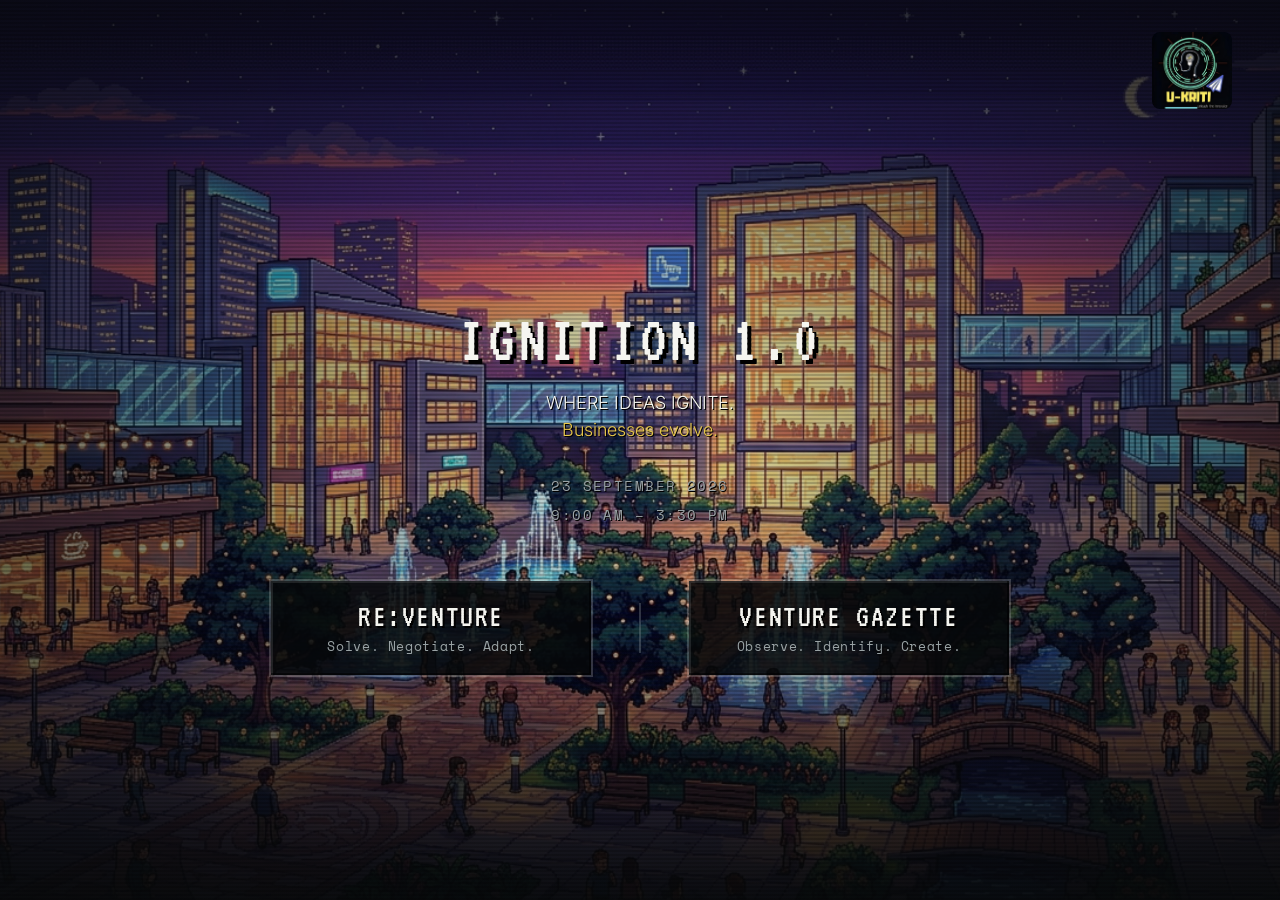
<file: index.html>
<!DOCTYPE html>
<html lang="en">
<head>
  <meta charset="UTF-8">
  <meta name="viewport" content="width=device-width, initial-scale=1.0">
  <title>IGNITION 1.0 | U-KRITI</title>
  <link rel="preconnect" href="https://fonts.googleapis.com">
  <link rel="preconnect" href="https://fonts.gstatic.com" crossorigin>
  <link href="https://fonts.googleapis.com/css2?family=Inter:wght@300;400;500;600&family=Space+Mono:wght@400;700&family=VT323&display=swap" rel="stylesheet">
  <link rel="stylesheet" href="styles.css?v=20260916">
  <style>
    /* Critical Full-Bleed & Layout Safeguards */
    html, body { margin: 0; padding: 0; width: 100vw; overflow-x: hidden; }
    .split-container { width: 100vw !important; height: 100vh !important; position: fixed !important; top: 0 !important; left: 0 !important; display: flex !important; }
    .panel { width: 50% !important; height: 100% !important; position: relative !important; overflow: hidden !important; }
    .bg-image {
      position: absolute !important;
      top: 0 !important;
      width: 100vw !important;
      height: 100vh !important;
      background-image: url('assets/images/pixel-art-desktop.jpg') !important;
      background-size: cover !important;
      background-position: center center !important;
      background-repeat: no-repeat !important;
    }
    .left-panel .bg-image { left: 0 !important; }
    .right-panel .bg-image { left: -50vw !important; }
    @media (max-width: 767px) {
      .bg-image { background-image: url('assets/images/pixel-art-mobile.jpg') !important; }
    }
    .main-title { font-size: clamp(2.2rem, 5.5vw, 4.2rem) !important; max-width: 95vw !important; word-break: break-word !important; }
    .events-container { max-width: 100vw !important; box-sizing: border-box !important; padding: 0 1rem !important; }
    .event-choice { max-width: 320px !important; transform: none !important; margin: 0 !important; }
    .event-choice:hover { transform: translateY(-4px) !important; }
  </style>
</head>
<body>
  
  <!-- SPLIT SCREEN BACKGROUND -->
  <div class="split-container fade-in-bg">
    <div class="panel left-panel">
      <div class="bg-image"></div>
    </div>
    <div class="panel right-panel">
      <div class="bg-image"></div>
    </div>
    <div class="vignette-overlay"></div>
  </div>

  <!-- UI LAYER -->
  <div class="ui-layer">
    
    <!-- NAVIGATION -->
    <header class="navbar fade-in-nav">
      <!-- Spacer to push logo to the right -->
      <div></div>
      <!-- U-Kriti Logo -->
      <div class="top-right-logo">
        <img src="assets/images/ukriti-logo.png" alt="U-Kriti Logo" style="width: 80px; height: auto; border-radius: 8px;">
      </div>
    </header>

    <!-- MAIN HERO CONTENT -->
    <main class="main-content">
      <div class="hero-info">
        <h1 class="main-title fade-in-title">IGNITION 1.0</h1>
        
        <div class="tagline fade-in-info">
          <span class="tag-primary">WHERE IDEAS IGNITE.</span><br>
          <span class="tag-secondary">Businesses evolve.</span>
        </div>
        
        <div class="datetime fade-in-info">
          <span class="date">23 SEPTEMBER 2026</span>
          <span class="time">9:00 AM – 3:30 PM</span>
        </div>
      </div>

      <!-- EVENT CHOICES -->
      <div class="events-container fade-in-choices">
        <a href="reventure.html" class="event-choice re-venture">
          <div class="choice-content">
            <h2 class="choice-title">RE:VENTURE</h2>
            <p class="choice-desc">Solve. Negotiate. Adapt.</p>
          </div>
          <div class="hover-accent"></div>
        </a>
        
        <div class="event-separator"></div>
        
        <a href="venturegazette.html" class="event-choice venture-gazette">
          <div class="choice-content">
            <h2 class="choice-title">VENTURE GAZETTE</h2>
            <p class="choice-desc">Observe. Identify. Create.</p>
          </div>
          <div class="hover-accent"></div>
        </a>
      </div>
    </main>

    <!-- SUBTLE PIXEL UI DECORATIONS (Removed) -->
  </div>

  <script src="script.js"></script>
</body>
</html>
</file>
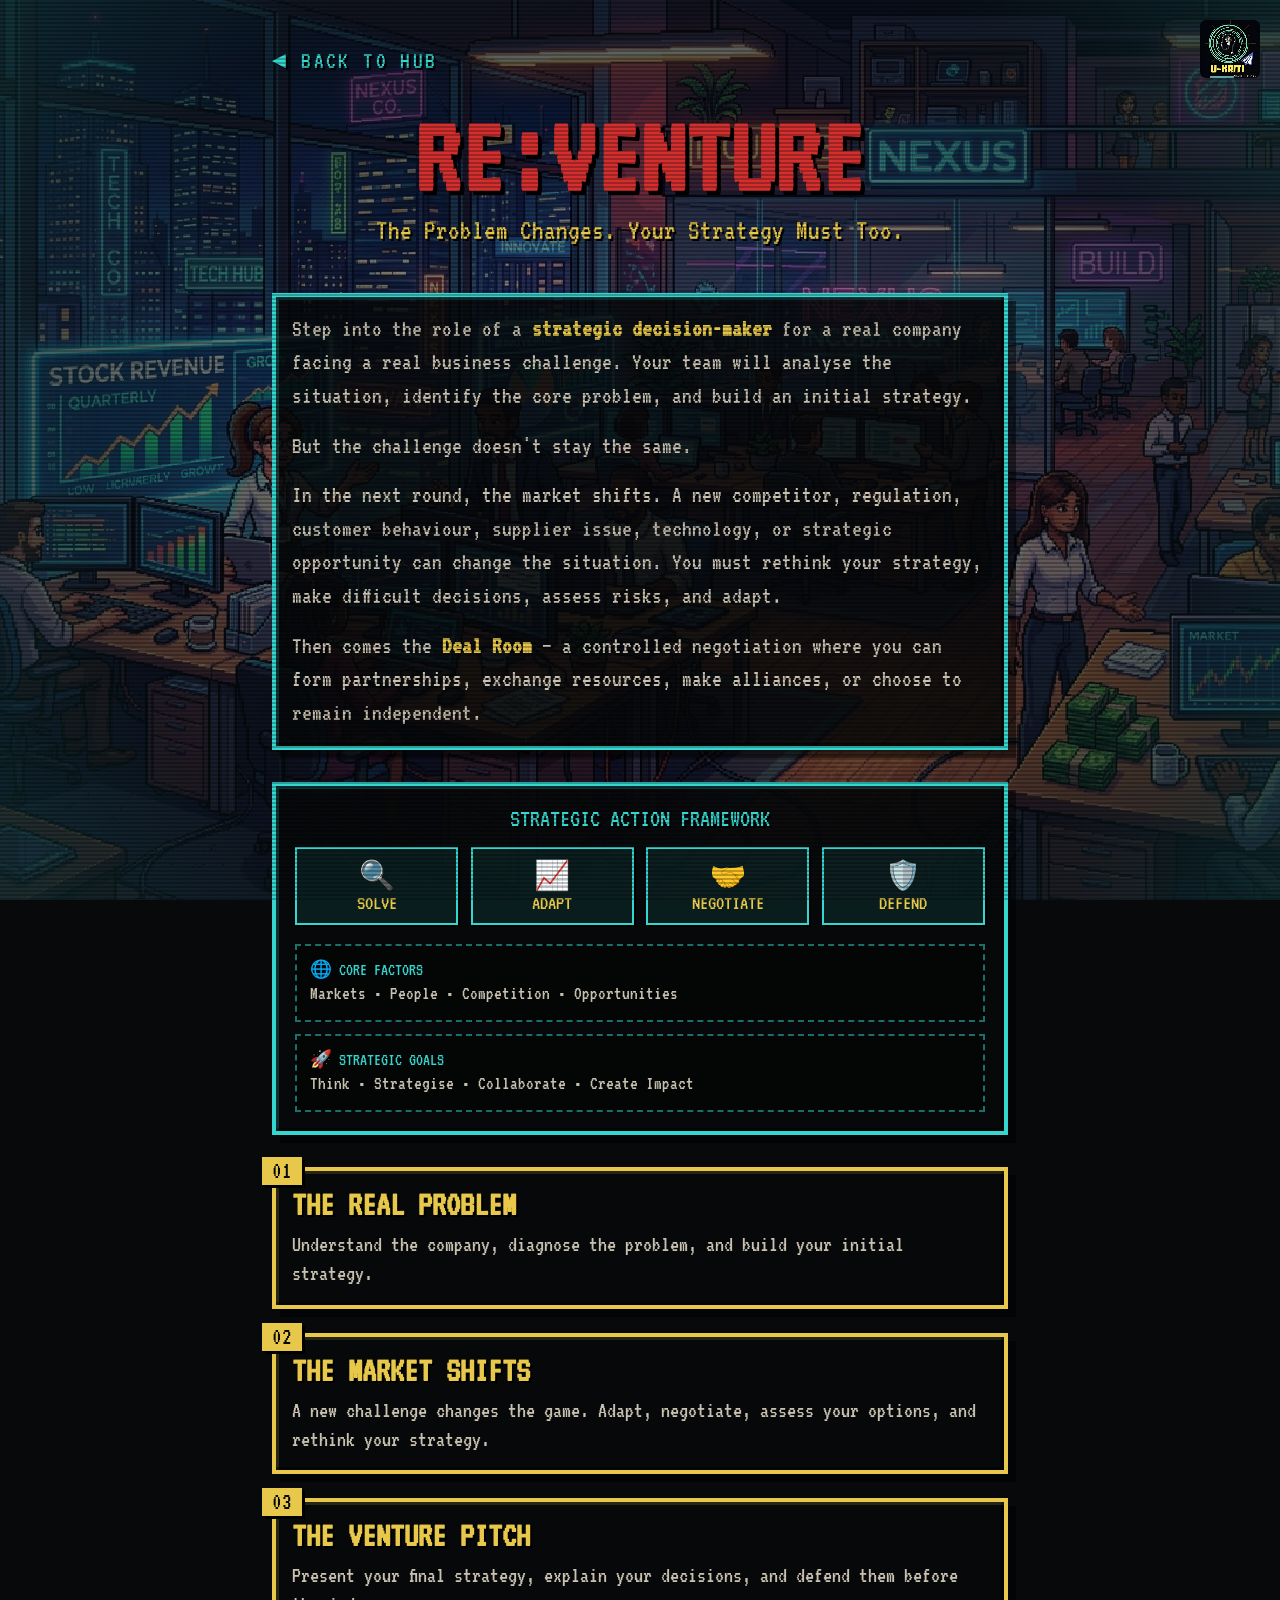
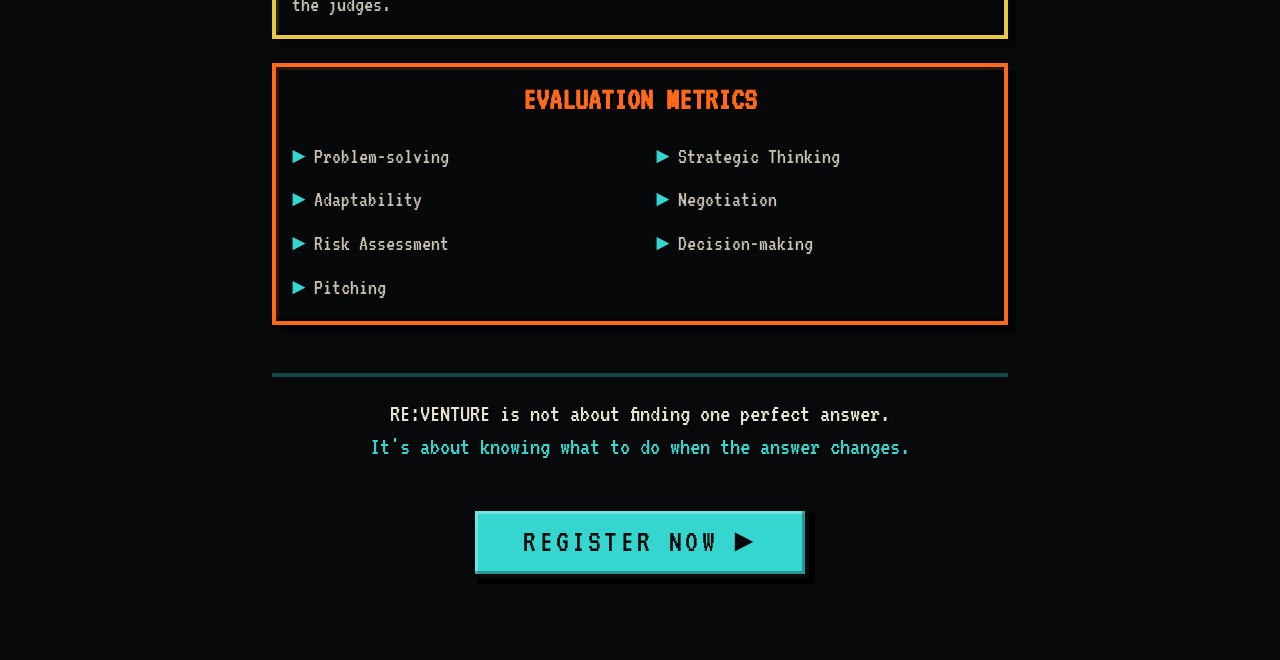
<file: reventure.html>
<!DOCTYPE html>
<html lang="en">
<head>
  <meta charset="UTF-8">
  <meta name="viewport" content="width=device-width, initial-scale=1.0">
  <title>RE:VENTURE | IGNITION 1.0</title>
  <link rel="preconnect" href="https://fonts.googleapis.com">
  <link rel="preconnect" href="https://fonts.gstatic.com" crossorigin>
  <link href="https://fonts.googleapis.com/css2?family=VT323&family=Space+Mono:wght@400;700&display=swap" rel="stylesheet">
  <style>
    * { box-sizing: border-box; margin: 0; padding: 0; }

    body {
      background-color: #07090A;
      color: #E6E1D1;
      font-family: 'VT323', monospace;
      min-height: 100vh;
      overflow-x: hidden;
      /* Full pixel art desk as background */
      background-image: url('assets/images/reventure-bg.jpg');
      background-size: cover;
      background-position: center;
      background-repeat: no-repeat;
      background-attachment: fixed;
      image-rendering: pixelated;
    }

    /* Scanline overlay on the whole page */
    body::after {
      content: "";
      position: fixed;
      top: 0; left: 0;
      width: 100vw; height: 100vh;
      background: linear-gradient(rgba(18,16,16,0) 50%, rgba(0,0,0,0.25) 50%);
      background-size: 100% 4px;
      pointer-events: none;
      z-index: 999;
    }

    /* Dark overlay so text is readable over the pixel art */
    .page-overlay {
      position: fixed;
      top: 0; left: 0;
      width: 100vw; height: 100vh;
      background: radial-gradient(ellipse at center, rgba(7,9,10,0.3) 0%, rgba(7,9,10,0.85) 100%);
      z-index: 0;
      pointer-events: none;
    }

    .page-content {
      position: relative;
      z-index: 10;
      max-width: 800px;
      margin: 0 auto;
      padding: 3rem 2rem 5rem;
      animation: fadeUp 0.8s ease forwards;
      opacity: 0;
    }

    @keyframes fadeUp {
      from { opacity: 0; transform: translateY(30px); }
      to { opacity: 1; transform: translateY(0); }
    }

    /* Back button */
    .back-btn {
      display: inline-block;
      color: #35D6D0;
      text-decoration: none;
      font-size: 1.5rem;
      letter-spacing: 0.1em;
      text-shadow: 2px 2px 0 #000;
      margin-bottom: 2rem;
      transition: transform 0.1s;
    }
    .back-btn:hover { transform: translateX(-4px); }

    /* Title area */
    .header {
      text-align: center;
      margin-bottom: 3rem;
    }

    .title {
      font-size: clamp(4rem, 10vw, 7rem);
      line-height: 0.9;
      color: #D32F2F;
      text-shadow: 4px 4px 0 #000;
      text-transform: uppercase;
      margin-bottom: 0.5rem;
    }

    .subtitle {
      font-size: 1.8rem;
      color: #E8C84A;
      text-shadow: 2px 2px 0 #000;
    }

    /* Content boxes styled like pixel-art game UI panels */
    .pixel-panel {
      background: rgba(7, 9, 10, 0.85);
      border: 4px solid #35D6D0;
      box-shadow: 
        inset -3px -3px 0 rgba(0,0,0,0.4),
        inset 3px 3px 0 rgba(53,214,208,0.2),
        8px 8px 0 rgba(0,0,0,0.5);
      padding: 2rem;
      margin-bottom: 2rem;
    }

    .pixel-panel p {
      font-size: 1.5rem;
      line-height: 1.4;
      margin-bottom: 1rem;
      color: #C8C0B0;
    }
    .pixel-panel p:last-child { margin-bottom: 0; }

    .pixel-panel strong {
      color: #E8C84A;
    }

    /* Journey Steps */
    .step-box {
      background: rgba(7, 9, 10, 0.85);
      border: 4px solid #E8C84A;
      box-shadow: 
        inset -3px -3px 0 rgba(0,0,0,0.4),
        inset 3px 3px 0 rgba(232,200,74,0.15),
        8px 8px 0 rgba(0,0,0,0.5);
      padding: 1.5rem 2rem;
      margin-bottom: 1.5rem;
      position: relative;
    }

    .step-num {
      position: absolute;
      top: -14px; left: -14px;
      background: #E8C84A;
      color: #07090A;
      font-size: 1.5rem;
      padding: 2px 10px;
      box-shadow: 3px 3px 0 #000;
    }

    .step-title {
      font-size: 2.2rem;
      color: #E8C84A;
      text-shadow: 2px 2px 0 #000;
      margin-bottom: 0.5rem;
    }

    .step-desc {
      font-size: 1.4rem;
      color: #C8C0B0;
      line-height: 1.3;
    }

    /* Skills grid */
    .skills-panel {
      background: rgba(7, 9, 10, 0.85);
      border: 4px solid #FF6A1A;
      box-shadow: 
        inset -3px -3px 0 rgba(0,0,0,0.4),
        inset 3px 3px 0 rgba(255,106,26,0.15),
        8px 8px 0 rgba(0,0,0,0.5);
      padding: 2rem;
      margin-bottom: 2rem;
    }

    .skills-title {
      font-size: 2rem;
      color: #FF6A1A;
      text-shadow: 2px 2px 0 #000;
      text-align: center;
      margin-bottom: 1.5rem;
    }

    .skills-grid {
      display: grid;
      grid-template-columns: 1fr 1fr;
      gap: 0.5rem 2rem;
    }

    .skill-item {
      font-size: 1.4rem;
      color: #C8C0B0;
      padding: 0.3rem 0;
    }
    .skill-item::before {
      content: "► ";
      color: #35D6D0;
    }

    /* Footer quote */
    .footer-quote {
      text-align: center;
      margin-top: 3rem;
      padding-top: 1.5rem;
      border-top: 4px solid rgba(53,214,208,0.3);
    }

    .footer-quote p {
      font-size: 1.6rem;
      color: #E6E1D1;
      text-shadow: 2px 2px 0 #000;
      margin-bottom: 0.5rem;
    }

    .footer-quote .accent {
      color: #35D6D0;
    }

    /* ========== ATMOSPHERIC ANIMATIONS ========== */
    .neon-pulse {
      position: fixed;
      top: 0; left: 0; width: 100vw; height: 100vh;
      pointer-events: none;
      z-index: 1;
      background: radial-gradient(circle at center, transparent 40%, rgba(53, 214, 208, 0.03) 70%, rgba(53, 214, 208, 0.15) 100%);
      animation: pulseNeon 3s ease-in-out infinite alternate;
    }
    @keyframes pulseNeon {
      0% { opacity: 0.3; }
      100% { opacity: 1; }
    }

    .particle-overlay {
      position: fixed;
      top: 0; left: 0;
      width: 100vw; height: 100vh;
      pointer-events: none;
      z-index: 1;
      overflow: hidden;
    }

    .particle {
      position: absolute;
      background: #35D6D0;
      border-radius: 50%;
      opacity: 0;
      animation: floatUp linear infinite;
    }

    @keyframes floatUp {
      0% { transform: translateY(110vh) scale(0); opacity: 0; }
      20% { opacity: 0.8; box-shadow: 0 0 12px currentColor; }
      80% { opacity: 0.3; }
      100% { transform: translateY(-10vh) scale(1.5); opacity: 0; }
    }

    /* Responsive */
    @media (max-width: 768px) {
      body {
        background-image: none !important;
      }
      body::before {
        content: "";
        position: fixed;
        top: 0; left: 0;
        width: 100vw; height: 100vh;
        background-image: url('assets/images/reventure-bg-mobile.jpg');
        background-size: cover;
        background-position: center;
        background-repeat: no-repeat;
        z-index: -2;
      }
      .page-content { padding: 1.5rem 0.8rem 3rem; }
      .skills-grid { grid-template-columns: 1fr; }
      .framework-pillars { grid-template-columns: 1fr !important; }
      .pixel-panel, .step-box, .skills-panel { padding: 1rem; }
      .register-btn { padding: 0.8rem 1.5rem !important; font-size: 1.5rem !important; }
    }
      .framework-pillars { grid-template-columns: 1fr !important; }
      .pixel-panel, .step-box, .skills-panel { padding: 1rem; }
      .register-btn { padding: 0.8rem 1.5rem !important; font-size: 1.5rem !important; }
    }
  </style>
</head>
<body>

  <div class="page-overlay"></div>
  <div class="neon-pulse"></div>
  
  <!-- U-Kriti Logo Top Right -->
  <img src="assets/images/ukriti-logo.png" alt="U-Kriti Logo" style="position: absolute; top: 20px; right: 20px; width: 60px; height: auto; border-radius: 6px; z-index: 1000;">

  <!-- FLOATING DATA PARTICLES -->
  <div class="particle-overlay">
    <div class="particle" style="left: 10%; width: 4px; height: 4px; animation-duration: 12s; animation-delay: 1s; color: #35D6D0;"></div>
    <div class="particle" style="left: 25%; width: 6px; height: 6px; animation-duration: 18s; animation-delay: 4s; color: #E8C84A; background: #E8C84A;"></div>
    <div class="particle" style="left: 40%; width: 3px; height: 3px; animation-duration: 9s; animation-delay: 0s; color: #35D6D0;"></div>
    <div class="particle" style="left: 55%; width: 5px; height: 5px; animation-duration: 14s; animation-delay: 2s; color: #FF6A1A; background: #FF6A1A;"></div>
    <div class="particle" style="left: 70%; width: 4px; height: 4px; animation-duration: 10s; animation-delay: 5s; color: #35D6D0;"></div>
    <div class="particle" style="left: 85%; width: 7px; height: 7px; animation-duration: 20s; animation-delay: 1.5s; color: #E8C84A; background: #E8C84A;"></div>
    <div class="particle" style="left: 15%; width: 3px; height: 3px; animation-duration: 11s; animation-delay: 7s; color: #FF6A1A; background: #FF6A1A;"></div>
    <div class="particle" style="left: 50%; width: 5px; height: 5px; animation-duration: 16s; animation-delay: 3.5s; color: #35D6D0;"></div>
    <div class="particle" style="left: 78%; width: 4px; height: 4px; animation-duration: 13s; animation-delay: 6s; color: #E8C84A; background: #E8C84A;"></div>
    <div class="particle" style="left: 92%; width: 3px; height: 3px; animation-duration: 8s; animation-delay: 2.5s; color: #35D6D0;"></div>
  </div>

  <div class="page-content">
    <a href="index.html" class="back-btn">◄ BACK TO HUB</a>

    <header class="header">
      <h1 class="title">RE:VENTURE</h1>
      <div class="subtitle">The Problem Changes. Your Strategy Must Too.</div>
    </header>

    <div class="pixel-panel">
      <p>Step into the role of a <strong>strategic decision-maker</strong> for a real company facing a real business challenge. Your team will analyse the situation, identify the core problem, and build an initial strategy.</p>
      <p>But the challenge doesn't stay the same.</p>
      <p>In the next round, the market shifts. A new competitor, regulation, customer behaviour, supplier issue, technology, or strategic opportunity can change the situation. You must rethink your strategy, make difficult decisions, assess risks, and adapt.</p>
      <p>Then comes the <strong>Deal Room</strong> — a controlled negotiation where you can form partnerships, exchange resources, make alliances, or choose to remain independent.</p>
    </div>

    <!-- Action Framework Infographic Block -->
    <div style="background: rgba(7, 9, 10, 0.9); border: 4px solid #35D6D0; box-shadow: inset -3px -3px 0 rgba(0,0,0,0.4), inset 3px 3px 0 rgba(53,214,208,0.2), 8px 8px 0 rgba(0,0,0,0.5); padding: 1.2rem; margin-bottom: 2rem;">
      <div style="font-size: 1.6rem; color: #35D6D0; text-shadow: 2px 2px 0 #000; text-align: center; margin-bottom: 1rem; text-transform: uppercase;">STRATEGIC ACTION FRAMEWORK</div>
      
      <div style="display: grid; grid-template-columns: repeat(auto-fit, minmax(120px, 1fr)); gap: 0.8rem; margin-bottom: 1.2rem;">
        <div style="background: rgba(53,214,208,0.1); border: 2px solid #35D6D0; padding: 0.6rem; text-align: center; box-shadow: 2px 2px 0 #000;">
          <div style="font-size: 1.8rem;">🔍</div>
          <div style="font-size: 1.3rem; color: #E8C84A;">SOLVE</div>
        </div>
        <div style="background: rgba(53,214,208,0.1); border: 2px solid #35D6D0; padding: 0.6rem; text-align: center; box-shadow: 2px 2px 0 #000;">
          <div style="font-size: 1.8rem;">📈</div>
          <div style="font-size: 1.3rem; color: #E8C84A;">ADAPT</div>
        </div>
        <div style="background: rgba(53,214,208,0.1); border: 2px solid #35D6D0; padding: 0.6rem; text-align: center; box-shadow: 2px 2px 0 #000;">
          <div style="font-size: 1.8rem;">🤝</div>
          <div style="font-size: 1.3rem; color: #E8C84A;">NEGOTIATE</div>
        </div>
        <div style="background: rgba(53,214,208,0.1); border: 2px solid #35D6D0; padding: 0.6rem; text-align: center; box-shadow: 2px 2px 0 #000;">
          <div style="font-size: 1.8rem;">🛡️</div>
          <div style="font-size: 1.3rem; color: #E8C84A;">DEFEND</div>
        </div>
      </div>

      <div class="framework-pillars" style="display: grid; grid-template-columns: 1fr 1fr; gap: 0.8rem;">
        <div style="border: 2px dashed rgba(53,214,208,0.5); padding: 0.8rem; background: rgba(0,0,0,0.3);">
          <div style="font-size: 1.1rem; color: #35D6D0; margin-bottom: 0.2rem;">🌐 CORE FACTORS</div>
          <div style="font-size: 1.2rem; color: #C8C0B0; line-height: 1.3;">Markets • People • Competition • Opportunities</div>
        </div>
        <div style="border: 2px dashed rgba(53,214,208,0.5); padding: 0.8rem; background: rgba(0,0,0,0.3);">
          <div style="font-size: 1.1rem; color: #35D6D0; margin-bottom: 0.2rem;">🚀 STRATEGIC GOALS</div>
          <div style="font-size: 1.2rem; color: #C8C0B0; line-height: 1.3;">Think • Strategise • Collaborate • Create Impact</div>
        </div>
      </div>
    </div>

    <div class="step-box">
      <div class="step-num">01</div>
      <h3 class="step-title">THE REAL PROBLEM</h3>
      <p class="step-desc">Understand the company, diagnose the problem, and build your initial strategy.</p>
    </div>

    <div class="step-box">
      <div class="step-num">02</div>
      <h3 class="step-title">THE MARKET SHIFTS</h3>
      <p class="step-desc">A new challenge changes the game. Adapt, negotiate, assess your options, and rethink your strategy.</p>
    </div>

    <div class="step-box">
      <div class="step-num">03</div>
      <h3 class="step-title">THE VENTURE PITCH</h3>
      <p class="step-desc">Present your final strategy, explain your decisions, and defend them before the judges.</p>
    </div>

    <div class="skills-panel">
      <h2 class="skills-title">EVALUATION METRICS</h2>
      <div class="skills-grid">
        <div class="skill-item">Problem-solving</div>
        <div class="skill-item">Strategic Thinking</div>
        <div class="skill-item">Adaptability</div>
        <div class="skill-item">Negotiation</div>
        <div class="skill-item">Risk Assessment</div>
        <div class="skill-item">Decision-making</div>
        <div class="skill-item">Pitching</div>
      </div>
    </div>

    <div class="footer-quote">
      <p>RE:VENTURE is not about finding one perfect answer.</p>
      <p class="accent">It's about knowing what to do when the answer changes.</p>
    </div>

    <div style="text-align:center; margin-top:3rem;">
      <a href="https://docs.google.com/forms/d/e/1FAIpQLScLtWP-e8sNjuqlzDMZjwMYVuv-nVF5zEDAC7_CtkMIWanATg/viewform" target="_blank" style="display:inline-block; font-family:'VT323',monospace; font-size:2rem; color:#07090A; background:#35D6D0; padding:0.8rem 3rem; text-decoration:none; text-transform:uppercase; letter-spacing:0.1em; border:4px solid #07090A; box-shadow:inset -3px -3px 0 rgba(0,0,0,0.3), inset 3px 3px 0 rgba(255,255,255,0.3), 6px 6px 0 #000; transition:transform 0.1s;">REGISTER NOW ►</a>
    </div>
  </div>

</body>
</html>
</file>
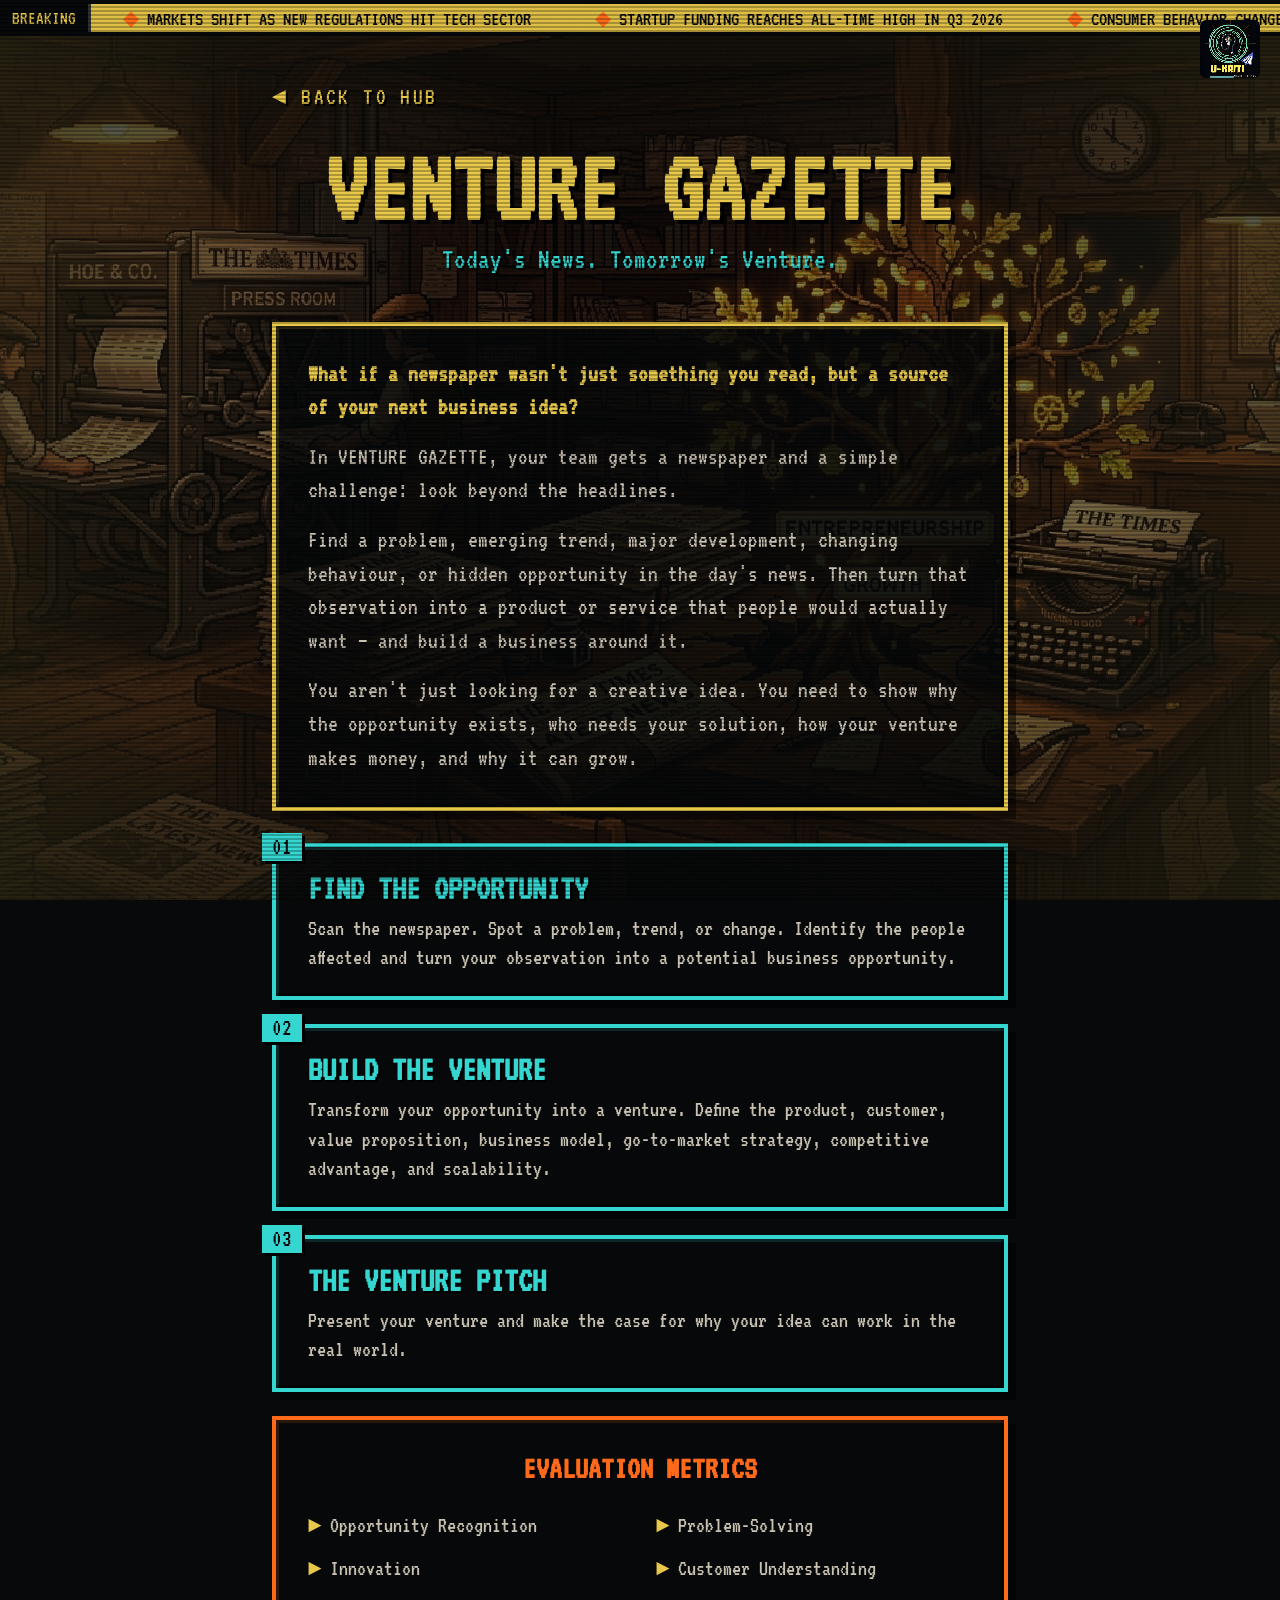
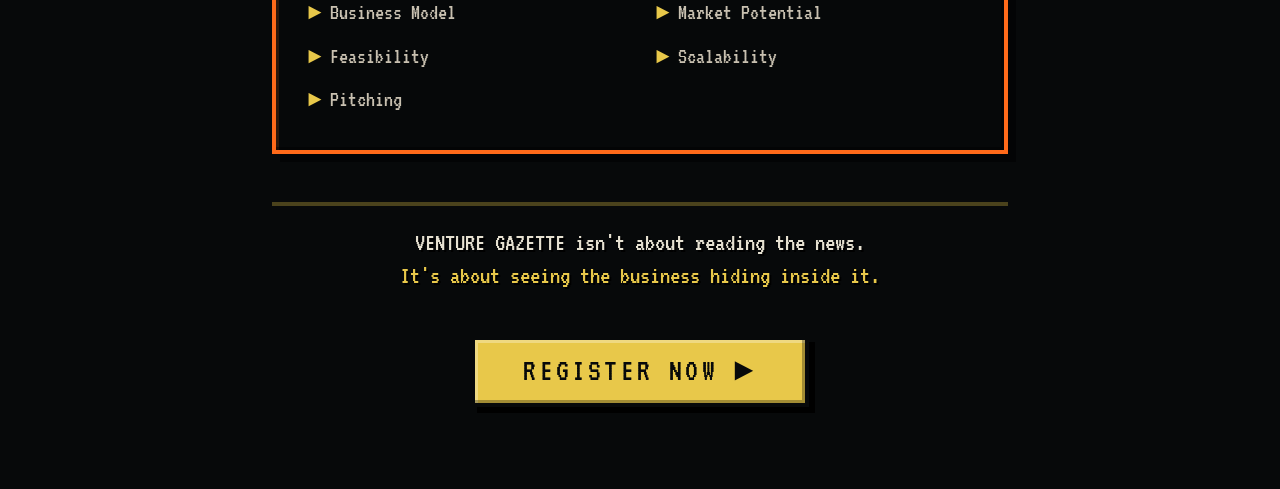
<file: venturegazette.html>
<!DOCTYPE html>
<html lang="en">
<head>
  <meta charset="UTF-8">
  <meta name="viewport" content="width=device-width, initial-scale=1.0">
  <title>VENTURE GAZETTE | IGNITION 1.0</title>
  <link rel="preconnect" href="https://fonts.googleapis.com">
  <link rel="preconnect" href="https://fonts.gstatic.com" crossorigin>
  <link href="https://fonts.googleapis.com/css2?family=VT323&family=Space+Mono:wght@400;700&display=swap" rel="stylesheet">
  <style>
    * { box-sizing: border-box; margin: 0; padding: 0; }

    body {
      background-color: #07090A;
      color: #E6E1D1;
      font-family: 'VT323', monospace;
      min-height: 100vh;
      overflow-x: hidden;
      background-image: url('assets/images/gazette-bg.jpg');
      background-size: cover;
      background-position: center;
      background-repeat: no-repeat;
      background-attachment: fixed;
      image-rendering: pixelated;
    }

    /* Scanline overlay */
    body::after {
      content: "";
      position: fixed;
      top: 0; left: 0;
      width: 100vw; height: 100vh;
      background: linear-gradient(rgba(18,16,16,0) 50%, rgba(0,0,0,0.25) 50%);
      background-size: 100% 4px;
      pointer-events: none;
      z-index: 999;
    }

    .page-overlay {
      position: fixed;
      top: 0; left: 0;
      width: 100vw; height: 100vh;
      background: radial-gradient(ellipse at center, rgba(7,9,10,0.3) 0%, rgba(7,9,10,0.85) 100%);
      z-index: 0;
      pointer-events: none;
    }

    /* ========== REALISTIC PAGE TURN INTRO ========== */
    .newspaper-intro-bg {
      position: fixed;
      top: 0; left: 0;
      width: 100vw; height: 100vh;
      background: #07090A;
      z-index: 999;
      animation: fadeOutBg 0.8s 1.8s forwards;
      pointer-events: none;
    }

    .newspaper-intro {
      position: fixed;
      top: 0; left: 0;
      width: 100vw; height: 100vh;
      z-index: 1000;
      perspective: 2500px; /* Strong 3D depth */
      pointer-events: none;
    }

    .newspaper-cover {
      position: absolute;
      top: 0; left: 0;
      width: 100vw; height: 100vh;
      background: #F5F0E0;
      color: #1A1A1A;
      font-family: 'VT323', monospace;
      /* The 'spine' is on the left edge */
      transform-origin: left center;
      border-left: 20px solid #C8C0B0;
      box-shadow: inset 10px 0 20px rgba(0,0,0,0.1), 30px 0 50px rgba(0,0,0,0.8);
      animation: openNewspaper 2.2s cubic-bezier(0.645, 0.045, 0.355, 1) forwards;
      display: flex;
      flex-direction: column;
      align-items: center;
      justify-content: center;
      padding: 5vw;
      overflow: hidden;
    }

    .cover-header {
      text-align: center;
      border-bottom: 6px double #333;
      padding-bottom: 15px;
      margin-bottom: 30px;
      width: 100%;
      max-width: 800px;
    }

    .cover-name {
      font-size: clamp(3rem, 8vw, 6rem);
      font-weight: bold;
      letter-spacing: 0.1em;
      line-height: 1;
    }

    .cover-date {
      font-size: clamp(1rem, 3vw, 1.5rem);
      color: #555;
      margin-top: 10px;
    }

    .cover-headline {
      font-size: clamp(2.5rem, 6vw, 4.5rem);
      font-weight: bold;
      text-align: center;
      line-height: 1.1;
      margin-bottom: 20px;
      max-width: 800px;
    }

    .cover-text-lines {
      width: 100%;
      max-width: 800px;
      display: flex;
      flex-direction: column;
      gap: 15px;
    }

    .cover-line {
      height: 6px;
      background: #AAA;
      border-radius: 2px;
    }

    @keyframes openNewspaper {
      0% { transform: rotateY(0deg); opacity: 1; }
      50% { opacity: 1; }
      100% { transform: rotateY(-110deg); opacity: 0; display: none; }
    }

    @keyframes fadeOutBg {
      0% { opacity: 1; }
      100% { opacity: 0; visibility: hidden; }
    }

    /* ========== NEWS TICKER ========== */
    .news-ticker {
      position: relative;
      z-index: 15;
      background: rgba(232, 200, 74, 0.95);
      border-bottom: 4px solid #07090A;
      border-top: 4px solid #07090A;
      overflow: hidden;
      height: 36px;
      display: flex;
      align-items: center;
    }

    .ticker-label {
      background: #07090A;
      color: #E8C84A;
      padding: 0 12px;
      font-size: 1.2rem;
      white-space: nowrap;
      height: 100%;
      display: flex;
      align-items: center;
      flex-shrink: 0;
      z-index: 2;
      border-right: 3px solid #333;
    }

    .ticker-scroll {
      display: flex;
      animation: tickerScroll 30s linear infinite;
      white-space: nowrap;
    }

    .ticker-item {
      color: #07090A;
      font-size: 1.3rem;
      padding: 0 2rem;
      white-space: nowrap;
      flex-shrink: 0;
    }

    .ticker-item::before {
      content: "◆ ";
      color: #FF6A1A;
    }

    @keyframes tickerScroll {
      0% { transform: translateX(0); }
      100% { transform: translateX(-50%); }
    }

    /* ========== MAIN CONTENT ========== */
    .page-content {
      position: relative;
      z-index: 10;
      max-width: 800px;
      margin: 0 auto;
      padding: 3rem 2rem 5rem;
      animation: fadeUp 0.8s 3.2s ease forwards;
      opacity: 0;
    }

    @keyframes fadeUp {
      from { opacity: 0; transform: translateY(30px); }
      to { opacity: 1; transform: translateY(0); }
    }

    .back-btn {
      display: inline-block;
      color: #E8C84A;
      text-decoration: none;
      font-size: 1.5rem;
      letter-spacing: 0.1em;
      text-shadow: 2px 2px 0 #000;
      margin-bottom: 2rem;
      transition: transform 0.1s;
    }
    .back-btn:hover { transform: translateX(-4px); }

    .header { text-align: center; margin-bottom: 3rem; }

    .title {
      font-size: clamp(3.5rem, 9vw, 6.5rem);
      line-height: 0.9;
      color: #E8C84A;
      text-shadow: 4px 4px 0 #000;
      text-transform: uppercase;
      margin-bottom: 0.5rem;
    }

    .subtitle {
      font-size: 1.8rem;
      color: #35D6D0;
      text-shadow: 2px 2px 0 #000;
    }

    .pixel-panel {
      background: rgba(7, 9, 10, 0.85);
      border: 4px solid #E8C84A;
      box-shadow: inset -3px -3px 0 rgba(0,0,0,0.4), inset 3px 3px 0 rgba(232,200,74,0.15), 8px 8px 0 rgba(0,0,0,0.5);
      padding: 2rem;
      margin-bottom: 2rem;
    }

    .pixel-panel p { font-size: 1.5rem; line-height: 1.4; margin-bottom: 1rem; color: #C8C0B0; }
    .pixel-panel p:last-child { margin-bottom: 0; }
    .pixel-panel strong { color: #E8C84A; }

    .step-box {
      background: rgba(7, 9, 10, 0.85);
      border: 4px solid #35D6D0;
      box-shadow: inset -3px -3px 0 rgba(0,0,0,0.4), inset 3px 3px 0 rgba(53,214,208,0.15), 8px 8px 0 rgba(0,0,0,0.5);
      padding: 1.5rem 2rem;
      margin-bottom: 1.5rem;
      position: relative;
    }

    .step-num {
      position: absolute;
      top: -14px; left: -14px;
      background: #35D6D0;
      color: #07090A;
      font-size: 1.5rem;
      padding: 2px 10px;
      box-shadow: 3px 3px 0 #000;
    }

    .step-title { font-size: 2.2rem; color: #35D6D0; text-shadow: 2px 2px 0 #000; margin-bottom: 0.5rem; }
    .step-desc { font-size: 1.4rem; color: #C8C0B0; line-height: 1.3; }

    .skills-panel {
      background: rgba(7, 9, 10, 0.85);
      border: 4px solid #FF6A1A;
      box-shadow: inset -3px -3px 0 rgba(0,0,0,0.4), inset 3px 3px 0 rgba(255,106,26,0.15), 8px 8px 0 rgba(0,0,0,0.5);
      padding: 2rem;
      margin-bottom: 2rem;
    }

    .skills-title { font-size: 2rem; color: #FF6A1A; text-shadow: 2px 2px 0 #000; text-align: center; margin-bottom: 1.5rem; }
    .skills-grid { display: grid; grid-template-columns: 1fr 1fr; gap: 0.5rem 2rem; }
    .skill-item { font-size: 1.4rem; color: #C8C0B0; padding: 0.3rem 0; }
    .skill-item::before { content: "► "; color: #E8C84A; }

    .footer-quote { text-align: center; margin-top: 3rem; padding-top: 1.5rem; border-top: 4px solid rgba(232,200,74,0.3); }
    .footer-quote p { font-size: 1.6rem; color: #E6E1D1; text-shadow: 2px 2px 0 #000; margin-bottom: 0.5rem; }
    .footer-quote .accent { color: #E8C84A; }

    /* ========== ATMOSPHERIC ANIMATIONS ========== */
    .vintage-pulse {
      position: fixed;
      top: 0; left: 0; width: 100vw; height: 100vh;
      pointer-events: none;
      z-index: 1;
      background: radial-gradient(circle at center, transparent 30%, rgba(232, 200, 74, 0.05) 70%, rgba(232, 200, 74, 0.12) 100%);
      animation: pulseVintage 4s ease-in-out infinite alternate;
    }
    @keyframes pulseVintage {
      0% { opacity: 0.2; }
      100% { opacity: 1; }
    }

    .ember-overlay {
      position: fixed;
      top: 0; left: 0;
      width: 100vw; height: 100vh;
      pointer-events: none;
      z-index: 1;
      overflow: hidden;
    }

    .ember {
      position: absolute;
      background: #FF6A1A;
      border-radius: 50%;
      opacity: 0;
      animation: floatEmber linear infinite;
    }

    @keyframes floatEmber {
      0% { transform: translateY(110vh) translateX(0) scale(0); opacity: 0; }
      20% { opacity: 0.7; box-shadow: 0 0 10px currentColor; }
      50% { transform: translateY(50vh) translateX(20px) scale(1.2); }
      80% { opacity: 0.2; }
      100% { transform: translateY(-10vh) translateX(-20px) scale(0.5); opacity: 0; }
    }

    @media (max-width: 768px) {
      body {
        background-image: none !important;
      }
      body::before {
        content: "";
        position: fixed;
        top: 0; left: 0;
        width: 100vw; height: 100vh;
        background-image: url('assets/images/gazette-bg-mobile.jpg');
        background-size: cover;
        background-position: center;
        background-repeat: no-repeat;
        z-index: -2;
      }
      .page-content { padding: 1.5rem 0.8rem 3rem; }
      .skills-grid { grid-template-columns: 1fr; }
      .pixel-panel, .step-box, .skills-panel { padding: 1rem; }
      .flip-newspaper { width: 230px; height: 310px; }
      .flip-name { font-size: 1.5rem; }
      .flip-headline { font-size: 1.2rem; }
      .news-ticker { height: 30px; }
      .ticker-label { font-size: 1rem; padding: 0 8px; }
      .ticker-item { font-size: 1.1rem; padding: 0 1.2rem; }
    }
  </style>
</head>
<body>

  <!-- NEWSPAPER PAGE-FLIP INTRO -->
  <div class="newspaper-intro-bg"></div>
  <div class="newspaper-intro">
    <div class="newspaper-cover">
      <div class="cover-header">
        <div class="cover-name">THE VENTURE GAZETTE</div>
        <div class="cover-date">23 SEPTEMBER 2026 • SPECIAL EDITION</div>
      </div>
      <div class="cover-headline">TODAY'S NEWS.<br>TOMORROW'S VENTURE.</div>
      <div class="cover-text-lines">
        <div class="cover-line" style="width:100%"></div>
        <div class="cover-line" style="width:95%"></div>
        <div class="cover-line" style="width:85%"></div>
        <div class="cover-line" style="width:90%"></div>
        <div class="cover-line" style="width:70%"></div>
        <div class="cover-line" style="width:98%"></div>
        <div class="cover-line" style="width:80%"></div>
      </div>
    </div>
  </div>

  <div class="page-overlay"></div>
  <div class="vintage-pulse"></div>

  <!-- U-Kriti Logo Top Right -->
  <img src="assets/images/ukriti-logo.png" alt="U-Kriti Logo" style="position: absolute; top: 20px; right: 20px; width: 60px; height: auto; border-radius: 6px; z-index: 1000;">

  <!-- FLOATING GLOWING EMBERS -->
  <div class="ember-overlay">
    <div class="ember" style="left: 12%; width: 5px; height: 5px; animation-duration: 14s; animation-delay: 2s; color: #E8C84A; background: #E8C84A;"></div>
    <div class="ember" style="left: 30%; width: 4px; height: 4px; animation-duration: 18s; animation-delay: 0s; color: #FF6A1A;"></div>
    <div class="ember" style="left: 45%; width: 6px; height: 6px; animation-duration: 12s; animation-delay: 4s; color: #E8C84A; background: #E8C84A;"></div>
    <div class="ember" style="left: 65%; width: 3px; height: 3px; animation-duration: 15s; animation-delay: 1s; color: #FF6A1A;"></div>
    <div class="ember" style="left: 80%; width: 5px; height: 5px; animation-duration: 20s; animation-delay: 5s; color: #E8C84A; background: #E8C84A;"></div>
    <div class="ember" style="left: 20%; width: 3px; height: 3px; animation-duration: 16s; animation-delay: 6s; color: #FF6A1A;"></div>
    <div class="ember" style="left: 55%; width: 4px; height: 4px; animation-duration: 11s; animation-delay: 3s; color: #E8C84A; background: #E8C84A;"></div>
    <div class="ember" style="left: 88%; width: 5px; height: 5px; animation-duration: 17s; animation-delay: 2.5s; color: #FF6A1A;"></div>
  </div>

  <!-- NEWS TICKER -->
  <div class="news-ticker">
    <div class="ticker-label">BREAKING</div>
    <div class="ticker-scroll">
      <span class="ticker-item">MARKETS SHIFT AS NEW REGULATIONS HIT TECH SECTOR</span>
      <span class="ticker-item">STARTUP FUNDING REACHES ALL-TIME HIGH IN Q3 2026</span>
      <span class="ticker-item">CONSUMER BEHAVIOR CHANGES: GEN-Z DRIVES NEW TRENDS</span>
      <span class="ticker-item">GLOBAL SUPPLY CHAIN DISRUPTION CREATES OPPORTUNITIES</span>
      <span class="ticker-item">AI-POWERED SOLUTIONS DOMINATE INNOVATION AWARDS</span>
      <span class="ticker-item">SUSTAINABILITY VENTURES SEE 300% GROWTH IN DEMAND</span>
      <span class="ticker-item">MARKETS SHIFT AS NEW REGULATIONS HIT TECH SECTOR</span>
      <span class="ticker-item">STARTUP FUNDING REACHES ALL-TIME HIGH IN Q3 2026</span>
      <span class="ticker-item">CONSUMER BEHAVIOR CHANGES: GEN-Z DRIVES NEW TRENDS</span>
      <span class="ticker-item">GLOBAL SUPPLY CHAIN DISRUPTION CREATES OPPORTUNITIES</span>
      <span class="ticker-item">AI-POWERED SOLUTIONS DOMINATE INNOVATION AWARDS</span>
      <span class="ticker-item">SUSTAINABILITY VENTURES SEE 300% GROWTH IN DEMAND</span>
    </div>
  </div>

  <div class="page-content">
    <a href="index.html" class="back-btn">◄ BACK TO HUB</a>

    <header class="header">
      <h1 class="title">VENTURE GAZETTE</h1>
      <div class="subtitle">Today's News. Tomorrow's Venture.</div>
    </header>

    <div class="pixel-panel">
      <p><strong>What if a newspaper wasn't just something you read, but a source of your next business idea?</strong></p>
      <p>In VENTURE GAZETTE, your team gets a newspaper and a simple challenge: look beyond the headlines.</p>
      <p>Find a problem, emerging trend, major development, changing behaviour, or hidden opportunity in the day's news. Then turn that observation into a product or service that people would actually want — and build a business around it.</p>
      <p>You aren't just looking for a creative idea. You need to show why the opportunity exists, who needs your solution, how your venture makes money, and why it can grow.</p>
    </div>

    <div class="step-box">
      <div class="step-num">01</div>
      <h3 class="step-title">FIND THE OPPORTUNITY</h3>
      <p class="step-desc">Scan the newspaper. Spot a problem, trend, or change. Identify the people affected and turn your observation into a potential business opportunity.</p>
    </div>

    <div class="step-box">
      <div class="step-num">02</div>
      <h3 class="step-title">BUILD THE VENTURE</h3>
      <p class="step-desc">Transform your opportunity into a venture. Define the product, customer, value proposition, business model, go-to-market strategy, competitive advantage, and scalability.</p>
    </div>

    <div class="step-box">
      <div class="step-num">03</div>
      <h3 class="step-title">THE VENTURE PITCH</h3>
      <p class="step-desc">Present your venture and make the case for why your idea can work in the real world.</p>
    </div>

    <div class="skills-panel">
      <h2 class="skills-title">EVALUATION METRICS</h2>
      <div class="skills-grid">
        <div class="skill-item">Opportunity Recognition</div>
        <div class="skill-item">Problem-Solving</div>
        <div class="skill-item">Innovation</div>
        <div class="skill-item">Customer Understanding</div>
        <div class="skill-item">Business Model</div>
        <div class="skill-item">Market Potential</div>
        <div class="skill-item">Feasibility</div>
        <div class="skill-item">Scalability</div>
        <div class="skill-item">Pitching</div>
      </div>
    </div>

    <div class="footer-quote">
      <p>VENTURE GAZETTE isn't about reading the news.</p>
      <p class="accent">It's about seeing the business hiding inside it.</p>
    </div>

    <div style="text-align:center; margin-top:3rem;">
      <a href="https://docs.google.com/forms/d/e/1FAIpQLScLtWP-e8sNjuqlzDMZjwMYVuv-nVF5zEDAC7_CtkMIWanATg/viewform" target="_blank" style="display:inline-block; font-family:'VT323',monospace; font-size:2rem; color:#07090A; background:#E8C84A; padding:0.8rem 3rem; text-decoration:none; text-transform:uppercase; letter-spacing:0.1em; border:4px solid #07090A; box-shadow:inset -3px -3px 0 rgba(0,0,0,0.3), inset 3px 3px 0 rgba(255,255,255,0.3), 6px 6px 0 #000; transition:transform 0.1s;">REGISTER NOW ►</a>
    </div>
  </div>

</body>
</html>
</file>
<file: styles.css>
/* ==========================================================================
   IGNITION 1.0 - PIXEL ART IMMERSIVE LANDING PAGE
   ========================================================================== */

/* --- CSS VARIABLES --- */
:root {
  /* Restrained Palette */
  --bg-dark: #07090A;
  --bg-deep: #101415;
  --text-light: #F5F5F0;
  --text-muted: #9AA3A5;
  --accent-cyan: #35D6D0;
  --accent-yellow: #E8C84A;
  --accent-orange: #FF6A1A;

  /* Typography */
  --font-primary: 'Inter', sans-serif;
  --font-pixel: 'Space Mono', monospace;
  --font-retro: 'VT323', monospace;
  
  /* Animations */
  --ease-cinematic: cubic-bezier(0.2, 0.8, 0.2, 1);
}

/* --- RESET & BASE --- */
*, *::before, *::after {
  box-sizing: border-box;
  margin: 0;
  padding: 0;
}

body {
  background-color: var(--bg-dark);
  color: var(--text-light);
  font-family: var(--font-primary);
  overflow-x: hidden;
  min-height: 100vh;
  -webkit-font-smoothing: antialiased;
  -moz-osx-font-smoothing: grayscale;
}

a {
  text-decoration: none;
  color: inherit;
}

/* --- SPLIT SCREEN BACKGROUND --- */
.split-container {
  position: fixed;
  top: 0;
  left: 0;
  width: 100vw;
  height: 100vh;
  display: flex;
  z-index: -1;
  opacity: 0;
  animation: fadeInBg 0.3s var(--ease-cinematic) forwards;
}

.panel {
  width: 50%;
  height: 100%;
  position: relative;
  overflow: hidden;
  transition: transform 1.5s cubic-bezier(0.7, 0, 0.2, 1);
}

.split-container.doors-open .left-panel { transform: translateX(-100%); }
.split-container.doors-open .right-panel { transform: translateX(100%); }

.bg-image {
  position: absolute;
  top: 0;
  width: 100vw;
  height: 100vh;
  /* Ensure the user provided image is used and path is correct */
  background-image: url('assets/images/pixel-art-desktop.jpg'), linear-gradient(var(--bg-deep), var(--bg-dark));
  background-size: cover;
  background-position: center center;
  background-repeat: no-repeat;
  /* Keep pixel art crisp */
  image-rendering: pixelated;
  background-color: var(--bg-dark);
}

/* Fallback for better rendering if it's not a tiny image */
@supports (image-rendering: -webkit-optimize-contrast) {
  .bg-image {
    image-rendering: -webkit-optimize-contrast;
  }
}

.left-panel .bg-image {
  left: 0;
}

.right-panel .bg-image {
  left: -50vw;
}

/* Darkening overlay for readability without destroying art */
.vignette-overlay {
  position: absolute;
  top: 0;
  left: 0;
  width: 100vw;
  height: 100vh;
  background: radial-gradient(circle at center, rgba(7, 9, 10, 0.1) 0%, rgba(7, 9, 10, 0.7) 100%),
              linear-gradient(to bottom, rgba(7, 9, 10, 0.6) 0%, rgba(7, 9, 10, 0) 30%, rgba(7, 9, 10, 0) 70%, rgba(7, 9, 10, 0.9) 100%);
  pointer-events: none;
}

/* Unique Retro Scanline Pattern */
.vignette-overlay::after {
  content: "";
  position: absolute;
  top: 0;
  left: 0;
  width: 100vw;
  height: 100vh;
  background: linear-gradient(rgba(18, 16, 16, 0) 50%, rgba(0, 0, 0, 0.3) 50%);
  background-size: 100% 4px;
  pointer-events: none;
  z-index: 2;
  opacity: 0.6;
}

/* --- UI LAYER --- */
.ui-layer {
  position: relative;
  z-index: 10;
  min-height: 100vh;
  display: flex;
  flex-direction: column;
  transition: opacity 0.8s ease, transform 0.8s ease;
  animation: crtFlicker 6s infinite;
}

@keyframes crtFlicker {
  0% { opacity: 0.98; }
  5% { opacity: 0.92; }
  10% { opacity: 0.99; }
  15% { opacity: 1; }
  100% { opacity: 1; }
}

.ui-layer.fade-out { 
  opacity: 0; 
  transform: scale(1.05); 
  pointer-events: none; 
}

/* --- NAVIGATION --- */
.navbar {
  display: flex;
  justify-content: space-between;
  align-items: center;
  padding: 2.5rem 4rem;
  opacity: 0;
  animation: fadeInInfo 0.4s 0.7s var(--ease-cinematic) forwards;
}

.logo-container {
  font-family: var(--font-retro);
  font-size: 2.5rem;
  color: var(--accent-cyan);
  text-shadow: 2px 2px 0 #000;
  letter-spacing: 0.1em;
}

.logo-container .logo {
  max-width: 125px;
  height: auto;
  display: block;
}

.nav-links {
  display: flex;
  gap: 2.5rem;
  align-items: center;
}

.nav-item {
  font-family: var(--font-pixel);
  font-size: 0.85rem;
  letter-spacing: 0.1em;
  color: var(--text-muted);
  text-transform: uppercase;
  transition: color 0.2s steps(2);
  text-shadow: 1px 1px 0 #000;
}

.nav-item:hover {
  color: var(--accent-yellow);
}

.btn-register {
  font-family: var(--font-retro);
  font-size: 1.2rem;
  letter-spacing: 0.1em;
  color: var(--text-light);
  padding: 0.5rem 1.5rem;
  position: relative;
  background: rgba(7, 9, 10, 0.4);
  /* Pixel art border using box-shadow */
  box-shadow: 
    inset -2px -2px 0px rgba(0,0,0,0.5),
    inset 2px 2px 0px rgba(255,255,255,0.2),
    0 0 0 2px var(--text-muted);
  transition: all 0.2s steps(2);
  text-transform: uppercase;
}

.btn-register:hover {
  color: var(--accent-orange);
  background: rgba(255, 106, 26, 0.1);
  box-shadow: 
    inset -2px -2px 0px rgba(0,0,0,0.5),
    inset 2px 2px 0px rgba(255,255,255,0.2),
    0 0 0 2px var(--accent-orange);
  transform: translateY(2px);
}

.mobile-menu-toggle {
  display: none;
  flex-direction: column;
  gap: 4px;
  cursor: pointer;
  padding: 0.5rem;
}

.pixel-bar {
  width: 24px;
  height: 4px; /* Chunkier for pixel feel */
  background-color: var(--text-light);
}

/* --- MAIN HERO CONTENT --- */
.main-content {
  flex: 1;
  display: flex;
  flex-direction: column;
  align-items: center;
  justify-content: center;
  text-align: center;
  padding: 2rem 1rem 6rem 1rem;
}

.hero-info {
  margin-bottom: 3.5rem;
}

.overline {
  font-family: var(--font-pixel);
  font-size: 0.75rem;
  letter-spacing: 0.2em;
  color: var(--accent-cyan);
  margin-bottom: 1.5rem;
  line-height: 1.6;
  text-shadow: 1px 1px 0 #000;
}

.overline .desc {
  color: var(--text-muted);
  font-size: 0.7rem;
}

.main-title {
  font-family: var(--font-retro);
  font-weight: 400;
  font-size: clamp(2.5rem, 6.5vw, 4.8rem);
  letter-spacing: 0.05em;
  margin-bottom: 1rem;
  color: var(--text-light);
  text-transform: uppercase;
  text-shadow: 4px 4px 0 #000, 0 0 20px rgba(53,214,208,0.3);
  line-height: 1;
  max-width: 100%;
  word-break: break-word;
  
  opacity: 0;
  animation: fadeInTitle 0.4s 0.3s var(--ease-cinematic) forwards;
}

.tagline {
  font-family: var(--font-primary);
  font-size: 1.125rem;
  font-weight: 300;
  line-height: 1.5;
  margin-bottom: 2rem;
  color: var(--text-light);
  text-shadow: 1px 1px 0 #000;
}

.tagline .tag-secondary {
  color: var(--accent-yellow);
}

.datetime {
  font-family: var(--font-pixel);
  font-size: 0.9rem;
  letter-spacing: 0.1em;
  color: var(--text-muted);
  display: flex;
  flex-direction: column;
  gap: 0.5rem;
  text-shadow: 1px 1px 0 #000;
}

/* Default hidden state for info */
.fade-in-info {
  opacity: 0;
  animation: fadeInInfo 0.4s 0.7s var(--ease-cinematic) forwards;
}

/* --- EVENT CHOICES --- */
.events-container {
  display: flex;
  align-items: center;
  justify-content: center;
  gap: 2rem;
  width: 100%;
  max-width: 100%;
  padding: 0 1rem;
  box-sizing: border-box;
  opacity: 0;
  animation: fadeInChoices 0.4s 0.5s var(--ease-cinematic) forwards;
}

.event-choice {
  position: relative;
  display: flex;
  flex-direction: column;
  align-items: center;
  padding: 1.2rem 1.8rem;
  cursor: pointer;
  background: rgba(7, 9, 10, 0.85);
  box-shadow: 
    inset -2px -2px 0px rgba(0,0,0,0.5),
    inset 2px 2px 0px rgba(255,255,255,0.1),
    0 0 0 2px rgba(245, 245, 240, 0.2);
  transition: all 0.2s ease;
  max-width: 320px;
  width: 100%;
  box-sizing: border-box;
}

.choice-content {
  position: relative;
  z-index: 2;
  text-align: center;
}

.choice-title {
  font-family: var(--font-retro);
  font-weight: 400;
  font-size: 2.2rem;
  letter-spacing: 0.05em;
  color: var(--text-light);
  margin-bottom: 0.3rem;
  transition: color 0.2s steps(2);
  text-shadow: 2px 2px 0 #000;
  white-space: nowrap;
}

.choice-desc {
  font-family: var(--font-pixel);
  font-size: 0.8rem;
  color: var(--text-muted);
  letter-spacing: 0.05em;
  transition: color 0.2s steps(2);
}

/* Separator between events */
.event-separator {
  width: 2px;
  height: 50px;
  background-color: rgba(154, 163, 165, 0.3);
  flex-shrink: 0;
}

/* Hover Effects */
.event-choice:hover {
  background: rgba(16, 20, 21, 0.9);
}

.event-choice.re-venture:hover {
  transform: translateY(-4px);
  box-shadow: 
    inset -2px -2px 0px rgba(0,0,0,0.5),
    inset 2px 2px 0px rgba(53, 214, 208, 0.2),
    0 0 0 2px var(--accent-cyan);
}
.event-choice.re-venture:hover .choice-title {
  color: var(--accent-cyan);
}

.event-choice.venture-gazette:hover {
  transform: translateY(-4px);
  box-shadow: 
    inset -2px -2px 0px rgba(0,0,0,0.5),
    inset 2px 2px 0px rgba(232, 200, 74, 0.2),
    0 0 0 2px var(--accent-yellow);
}
.event-choice.venture-gazette:hover .choice-title {
  color: var(--accent-yellow);
}

/* --- PIXEL DECORATIONS --- */
.pixel-decors {
  position: absolute;
  top: 0;
  left: 0;
  width: 100%;
  height: 100%;
  pointer-events: none;
  z-index: 10;
}

.decor {
  position: absolute;
  width: 6px;
  height: 6px;
  background-color: var(--text-muted);
  opacity: 0.4;
  box-shadow: 2px 2px 0 #000;
}

.decor.top-left { top: 2rem; left: 2rem; }
.decor.top-right { top: 2rem; right: 2rem; }
.decor.bottom-left { bottom: 2rem; left: 2rem; }
.decor.bottom-right { bottom: 2rem; right: 2rem; }


/* --- KEYFRAMES --- */
@keyframes fadeInBg {
  from { opacity: 0; }
  to { opacity: 1; }
}

@keyframes fadeInTitle {
  from { opacity: 0; transform: translateY(10px); }
  to { opacity: 1; transform: translateY(0); }
}

@keyframes fadeInChoices {
  from { opacity: 0; transform: translateY(15px); }
  to { opacity: 1; transform: translateY(0); }
}

@keyframes fadeInInfo {
  from { opacity: 0; }
  to { opacity: 1; }
}


/* --- RESPONSIVE DESIGN --- */

/* Laptop / Smaller Desktop */
@media (max-width: 1365px) {
  .navbar {
    padding: 2rem 3rem;
  }
  .events-container {
    gap: 3rem;
  }
  .choice-title {
    font-size: 2rem;
  }
}

/* Tablet */
@media (max-width: 1023px) {
  .navbar {
    padding: 1.5rem 2rem;
  }
  
  .nav-links {
    gap: 1.5rem;
  }

  .nav-item {
    font-size: 0.75rem;
  }

  .events-container {
    flex-direction: column;
    gap: 2rem;
  }

  .event-separator {
    width: 60px;
    height: 4px;
  }

  .main-content {
    padding: 1rem;
  }
}

/* Mobile */
@media (max-width: 767px) {
  /* Logo */
  .logo-container {
    font-size: 2rem;
  }

  .navbar {
    padding: 1.5rem;
  }

  .nav-links {
    display: none; 
  }

  .mobile-menu-toggle {
    display: flex;
  }

  .hero-info {
    margin-bottom: 2.5rem;
  }

  .main-title {
    font-size: 3.5rem;
    margin-bottom: 1rem;
  }

  .tagline {
    font-size: 1rem;
  }

  .events-container {
    gap: 1.5rem;
  }

  .event-choice {
    padding: 1rem;
    width: 100%;
    max-width: 320px;
  }

  .choice-title {
    font-size: 1.75rem;
  }

  .choice-desc {
    font-size: 0.7rem;
  }

  .event-choice.re-venture,
  .event-choice.venture-gazette {
    transform: none !important;
  }

  .event-choice.re-venture:hover,
  .event-choice.venture-gazette:hover {
    transform: translateY(-4px) !important;
  }

  .bg-image {
    background-image: url('assets/images/pixel-art-mobile.jpg');
    background-position: center center; 
  }
  
  .pixel-decors {
    display: none; 
  }
}

.nav-links.mobile-active {
  display: flex;
  flex-direction: column;
  position: absolute;
  top: 70px;
  left: 0;
  width: 100%;
  background: rgba(7, 9, 10, 0.95);
  backdrop-filter: blur(10px);
  padding: 2rem;
  align-items: center;
  border-bottom: 2px solid rgba(245, 245, 240, 0.1);
  z-index: 100;
  animation: fadeInInfo 0.3s ease;
}

/* --- ANIMATED PIXEL DUST --- */
.pixel-dust { position: absolute; background-color: var(--accent-cyan); pointer-events: none; animation: floatUp linear infinite; z-index: 5; box-shadow: 0 0 4px var(--accent-cyan); opacity: 0; }
@keyframes floatUp { 0% { transform: translate(0, 0); opacity: 0; } 20% { opacity: 0.6; } 80% { opacity: 0.6; } 100% { transform: translate(30px, -200px); opacity: 0; } }


/* Added by JS for transitions */
.fade-out { opacity: 0 !important; transition: opacity 0.5s ease; pointer-events: none; }
</file>
